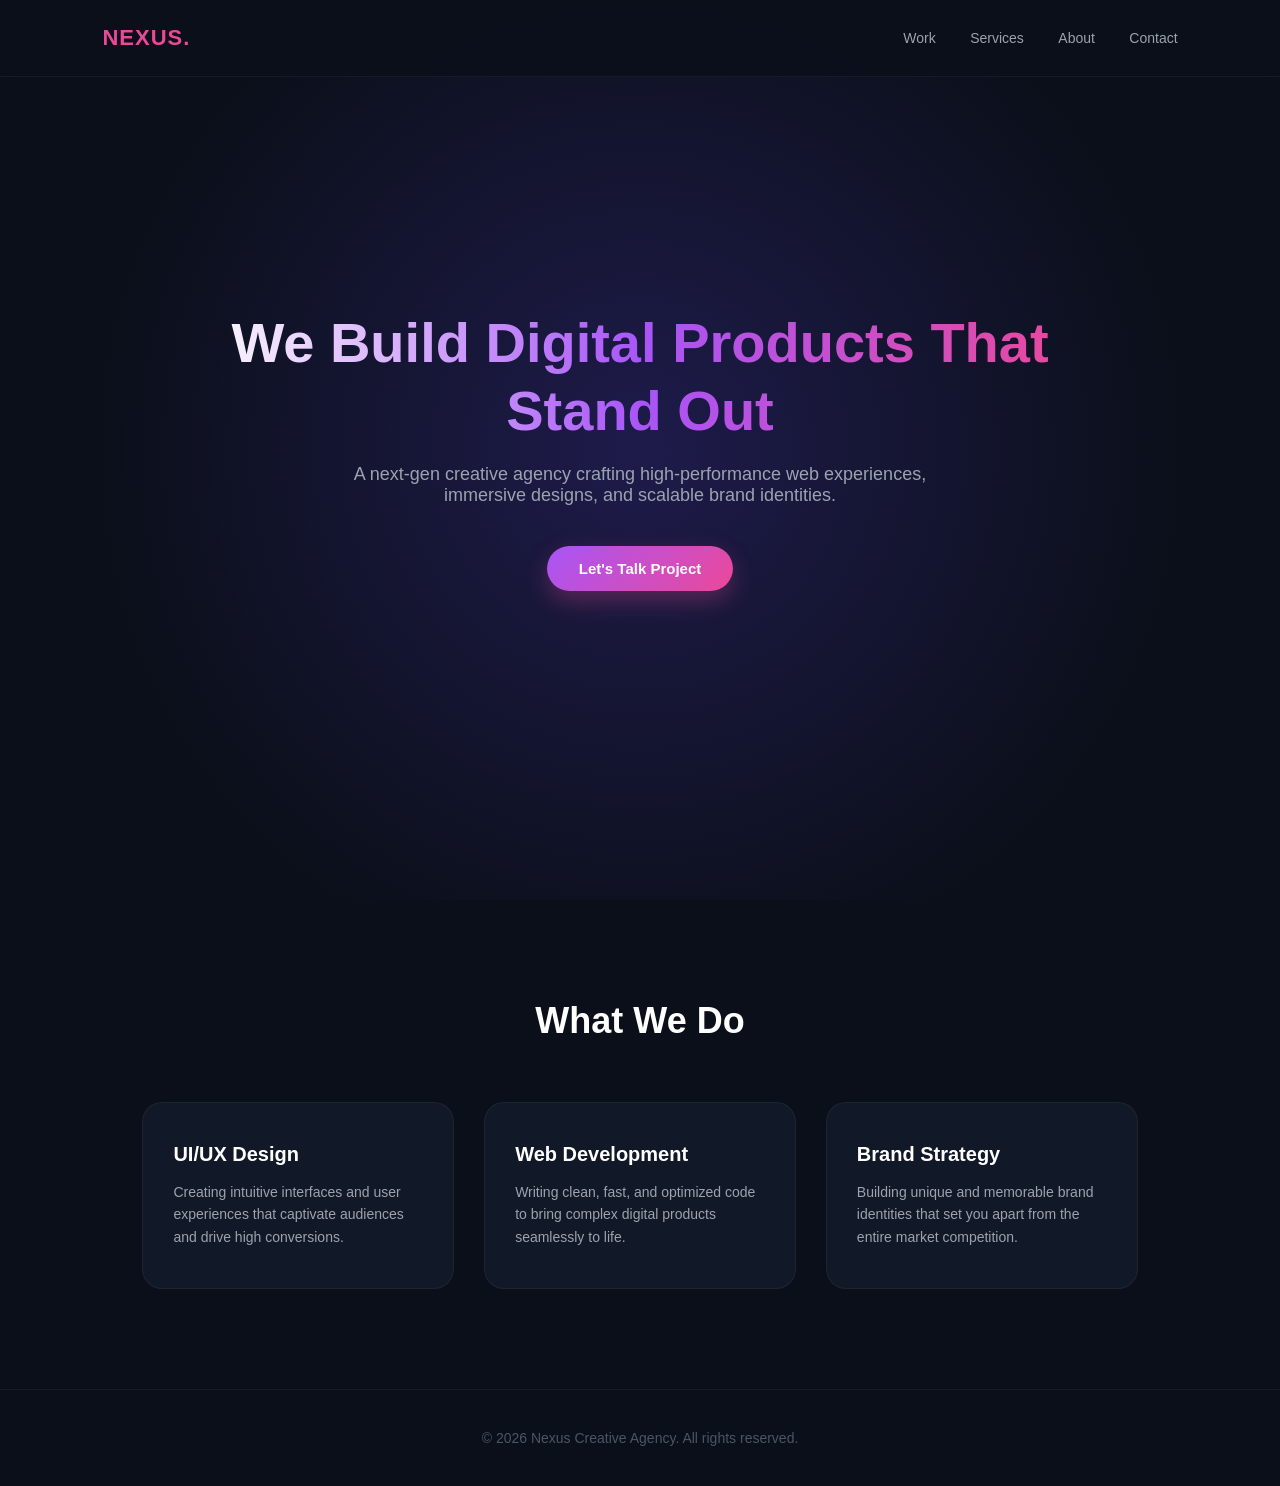
<file: agency.html>
<!DOCTYPE html>
<html lang="en">
<head>
    <meta charset="UTF-8">
    <meta name="viewport" content="width=device-width, initial-scale=1.0">
    <title>Nexus Creative - Digital Agency</title>
    <style>
        * {
            margin: 0;
            padding: 0;
            box-sizing: border-box;
            font-family: 'Inter', sans-serif;
        }

        body {
            background-color: #0b0f19;
            color: #ffffff;
            overflow-x: hidden;
        }

        header {
            display: flex;
            justify-content: space-between;
            align-items: center;
            padding: 25px 8%;
            background: rgba(11, 15, 25, 0.8);
            backdrop-filter: blur(10px);
            position: fixed;
            width: 100%;
            top: 0;
            z-index: 1000;
            border-bottom: 1px solid rgba(255, 255, 255, 0.05);
        }

        .logo {
            font-size: 22px;
            font-weight: 800;
            letter-spacing: 1px;
            color: #ec4899;
        }

        nav a {
            color: #9ca3af;
            text-decoration: none;
            margin-left: 30px;
            font-size: 14px;
            font-weight: 500;
            transition: color 0.3s;
        }

        nav a:hover {
            color: #ec4899;
        }

        .hero-section {
            height: 100vh;
            display: flex;
            flex-direction: column;
            justify-content: center;
            align-items: center;
            text-align: center;
            padding: 0 20px;
            background: radial-gradient(circle at center, #1e1b4b 0%, #0b0f19 70%);
        }

        .hero-section h1 {
            font-size: 56px;
            max-width: 900px;
            margin-bottom: 20px;
            font-weight: 800;
            line-height: 1.2;
            background: linear-gradient(to right, #ffffff, #a855f7, #ec4899);
            -webkit-background-clip: text;
            -webkit-text-fill-color: transparent;
        }

        .hero-section p {
            font-size: 18px;
            color: #9ca3af;
            max-width: 600px;
            margin-bottom: 40px;
        }

        .btn-main {
            background: linear-gradient(135deg, #a855f7, #ec4899);
            color: white;
            padding: 14px 32px;
            border-radius: 30px;
            text-decoration: none;
            font-weight: 600;
            font-size: 15px;
            box-shadow: 0 10px 25px rgba(236, 72, 153, 0.3);
            transition: transform 0.3s, box-shadow 0.3s;
        }

        .btn-main:hover {
            transform: translateY(-3px);
            box-shadow: 0 15px 30px rgba(236, 72, 153, 0.5);
        }

        .services {
            padding: 100px 8%;
            max-width: 1200px;
            margin: 0 auto;
        }

        .section-title {
            text-align: center;
            font-size: 36px;
            font-weight: 700;
            margin-bottom: 60px;
        }

        .services-grid {
            display: grid;
            grid-template-columns: repeat(auto-fit, minmax(300px, 1fr));
            gap: 30px;
        }

        .service-box {
            background: #111827;
            padding: 40px 30px;
            border-radius: 20px;
            border: 1px solid rgba(255, 255, 255, 0.05);
            transition: border-color 0.3s, transform 0.3s;
        }

        .service-box:hover {
            border-color: #ec4899;
            transform: translateY(-5px);
        }

        .service-box h3 {
            font-size: 20px;
            margin-bottom: 15px;
            color: #ffffff;
        }

        .service-box p {
            color: #9ca3af;
            font-size: 14px;
            line-height: 1.6;
        }

        footer {
            text-align: center;
            padding: 40px;
            color: #4b5563;
            font-size: 14px;
            border-top: 1px solid rgba(255, 255, 255, 0.05);
        }
    </style>
</head>
<body>

    <header>
        <div class="logo">NEXUS.</div>
        <nav>
            <a href="#">Work</a>
            <a href="#">Services</a>
            <a href="#">About</a>
            <a href="#">Contact</a>
        </nav>
    </header>

    <section class="hero-section">
        <h1>We Build Digital Products That Stand Out</h1>
        <p>A next-gen creative agency crafting high-performance web experiences, immersive designs, and scalable brand identities.</p>
        <a href="#" class="btn-main">Let's Talk Project</a>
    </section>

    <section class="services">
        <h2 class="section-title">What We Do</h2>
        <div class="services-grid">
            <div class="service-box">
                <h3>UI/UX Design</h3>
                <p>Creating intuitive interfaces and user experiences that captivate audiences and drive high conversions.</p>
            </div>
            <div class="service-box">
                <h3>Web Development</h3>
                <p>Writing clean, fast, and optimized code to bring complex digital products seamlessly to life.</p>
            </div>
            <div class="service-box">
                <h3>Brand Strategy</h3>
                <p>Building unique and memorable brand identities that set you apart from the entire market competition.</p>
            </div>
        </div>
    </section>

    <footer>
        <p>&copy; 2026 Nexus Creative Agency. All rights reserved.</p>
    </footer>

</body>
  </html>
</file>
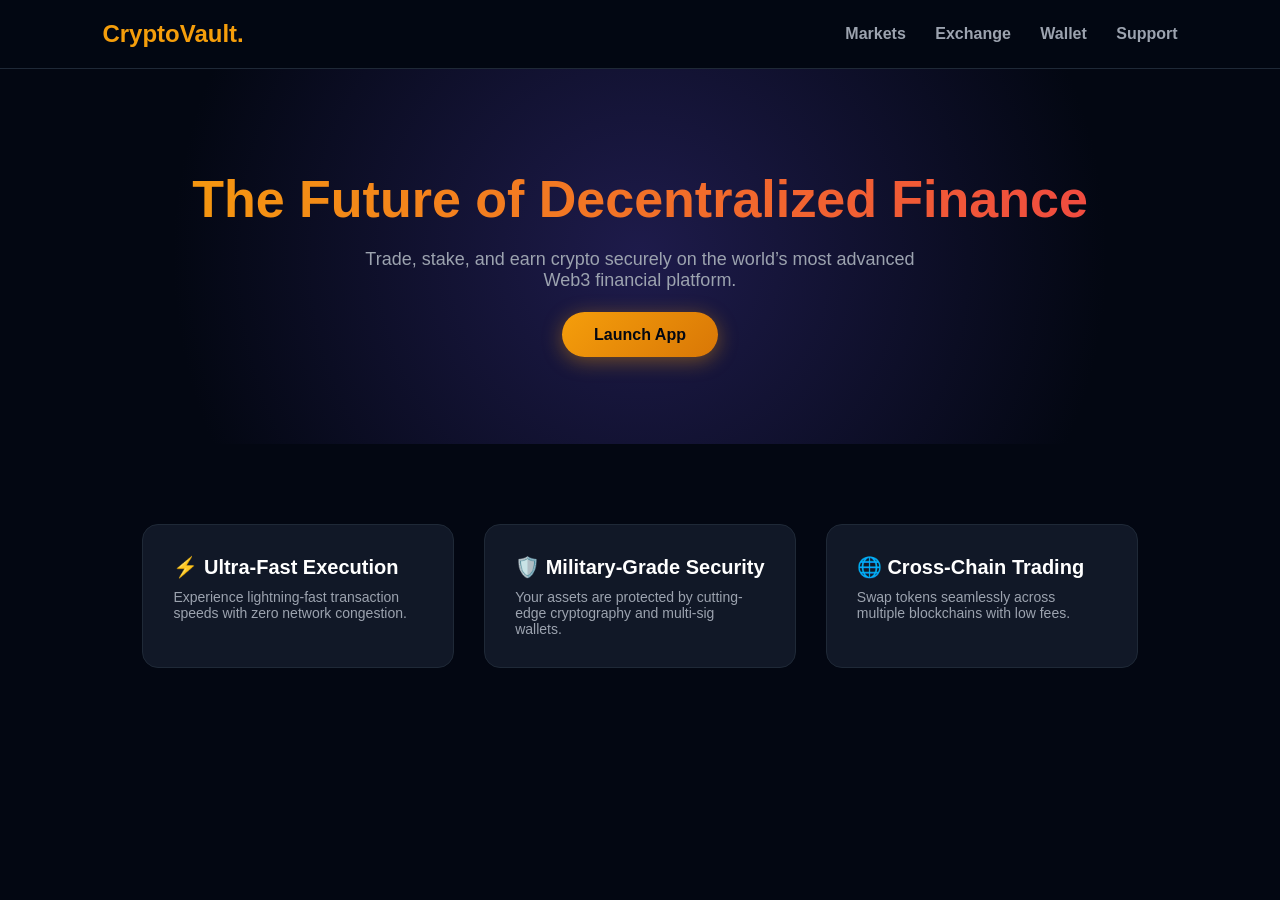
<file: crypto.html>
<!DOCTYPE html>
<html lang="en">
<head>
    <meta charset="UTF-8">
    <meta name="viewport" content="width=device-width, initial-scale=1.0">
    <title>CryptoVault - Decentralized Finance</title>
    <style>
        * {
            margin: 0;
            padding: 0;
            box-sizing: border-box;
            font-family: 'Segoe UI', Tahoma, Geneva, Verdana, sans-serif;
        }

        body {
            background-color: #030712;
            color: #f9fafb;
        }

        header {
            display: flex;
            justify-content: space-between;
            align-items: center;
            padding: 20px 8%;
            background: rgba(3, 7, 18, 0.9);
            border-bottom: 1px solid #1f2937;
            position: sticky;
            top: 0;
            z-index: 100;
        }

        .logo {
            font-size: 24px;
            font-weight: 800;
            color: #f59e0b;
        }

        nav a {
            color: #9ca3af;
            text-decoration: none;
            margin-left: 25px;
            font-weight: 600;
        }

        nav a:hover {
            color: #f59e0b;
        }

        .hero-crypto {
            padding: 100px 8%;
            text-align: center;
            background: radial-gradient(circle at center, #1e1b4b 0%, #030712 70%);
        }

        .hero-crypto h1 {
            font-size: 52px;
            font-weight: 900;
            margin-bottom: 20px;
            background: linear-gradient(to right, #f59e0b, #ef4444);
            -webkit-background-clip: text;
            -webkit-text-fill-color: transparent;
        }

        .hero-crypto p {
            font-size: 18px;
            color: #9ca3af;
            margin-bottom: 35px;
            max-width: 600px;
            margin-left: auto;
            margin-right: auto;
        }

        .crypto-btn {
            background: linear-gradient(135deg, #f59e0b, #d97706);
            color: #030712;
            padding: 14px 32px;
            border-radius: 30px;
            text-decoration: none;
            font-weight: bold;
            box-shadow: 0 4px 20px rgba(245, 158, 11, 0.4);
        }

        .crypto-grid-section {
            padding: 80px 8%;
            max-width: 1200px;
            margin: 0 auto;
        }

        .crypto-cards {
            display: grid;
            grid-template-columns: repeat(auto-fit, minmax(280px, 1fr));
            gap: 30px;
        }

        .crypto-card {
            background: #111827;
            padding: 30px;
            border-radius: 16px;
            border: 1px solid #1f2937;
        }

        .crypto-card h3 {
            font-size: 20px;
            margin-bottom: 10px;
            color: #ffffff;
        }

        .crypto-card p {
            color: #9ca3af;
            font-size: 14px;
        }
    </style>
</head>
<body>

    <header>
        <div class="logo">CryptoVault.</div>
        <nav>
            <a href="#">Markets</a>
            <a href="#">Exchange</a>
            <a href="#">Wallet</a>
            <a href="#">Support</a>
        </nav>
    </header>

    <section class="hero-crypto">
        <h1>The Future of Decentralized Finance</h1>
        <p>Trade, stake, and earn crypto securely on the world’s most advanced Web3 financial platform.</p>
        <a href="#" class="crypto-btn">Launch App</a>
    </section>

    <section class="crypto-grid-section">
        <div class="crypto-cards">
            <div class="crypto-card">
                <h3>⚡ Ultra-Fast Execution</h3>
                <p>Experience lightning-fast transaction speeds with zero network congestion.</p>
            </div>
            <div class="crypto-card">
                <h3>🛡️ Military-Grade Security</h3>
                <p>Your assets are protected by cutting-edge cryptography and multi-sig wallets.</p>
            </div>
            <div class="crypto-card">
                <h3>🌐 Cross-Chain Trading</h3>
                <p>Swap tokens seamlessly across multiple blockchains with low fees.</p>
            </div>
        </div>
    </section>

</body>
</html>
</file>
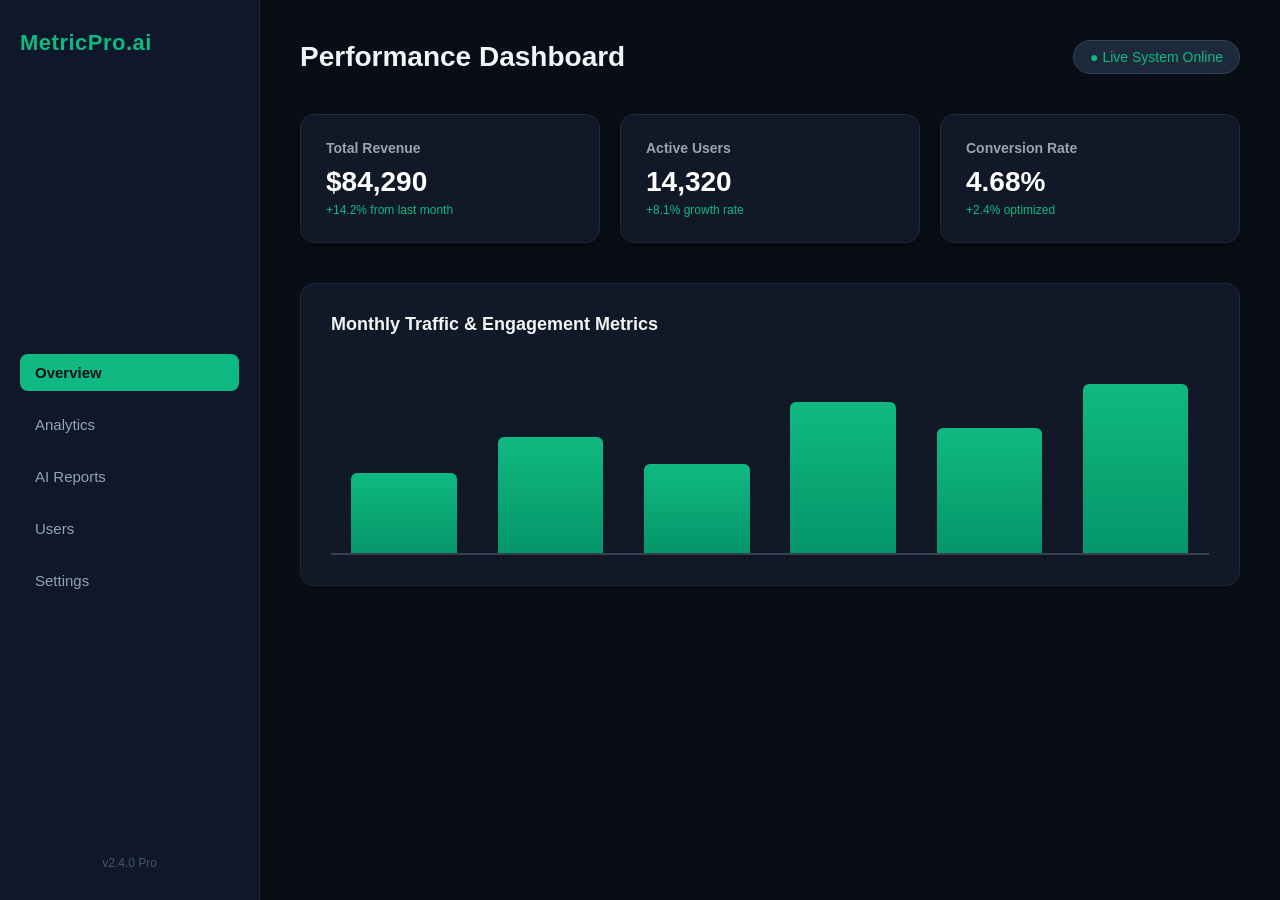
<file: dashboard.html>
<!DOCTYPE html>
<html lang="en">
<head>
    <meta charset="UTF-8">
    <meta name="viewport" content="width=device-width, initial-scale=1.0">
    <title>MetricPro - AI Data Dashboard</title>
    <style>
        * {
            margin: 0;
            padding: 0;
            box-sizing: border-box;
            font-family: 'Segoe UI', Tahoma, Geneva, Verdana, sans-serif;
        }

        body {
            background-color: #090d16;
            color: #f1f5f9;
            display: flex;
            min-height: 100vh;
        }

        .sidebar {
            width: 260px;
            background: #0f172a;
            border-right: 1px solid #1e293b;
            padding: 30px 20px;
            display: flex;
            flex-direction: column;
            justify-content: space-between;
        }

        .logo-area {
            font-size: 22px;
            font-weight: bold;
            color: #10b981;
            margin-bottom: 40px;
            letter-spacing: 0.5px;
        }

        .nav-links {
            list-style: none;
            display: flex;
            flex-direction: column;
            gap: 15px;
        }

        .nav-links a {
            color: #94a3b8;
            text-decoration: none;
            font-size: 15px;
            padding: 10px 15px;
            border-radius: 8px;
            display: block;
            transition: all 0.3s;
        }

        .nav-links a:hover, .nav-links a.active {
            background: #10b981;
            color: #090d16;
            font-weight: 600;
        }

        .main-content {
            flex: 1;
            padding: 40px;
            overflow-y: auto;
        }

        .top-bar {
            display: flex;
            justify-content: space-between;
            align-items: center;
            margin-bottom: 40px;
        }

        .top-bar h1 {
            font-size: 28px;
            font-weight: 700;
        }

        .user-profile {
            background: #1e293b;
            padding: 8px 16px;
            border-radius: 20px;
            font-size: 14px;
            color: #10b981;
            border: 1px solid #334155;
        }

        .stats-grid {
            display: grid;
            grid-template-columns: repeat(auto-fit, minmax(220px, 1fr));
            gap: 20px;
            margin-bottom: 40px;
        }

        .stat-card {
            background: #111827;
            padding: 25px;
            border-radius: 14px;
            border: 1px solid #1f2937;
            box-shadow: 0 4px 6px rgba(0,0,0,0.2);
        }

        .stat-card h3 {
            font-size: 14px;
            color: #9ca3af;
            margin-bottom: 10px;
        }

        .stat-card .value {
            font-size: 28px;
            font-weight: bold;
            color: #ffffff;
        }

        .stat-card .trend {
            font-size: 12px;
            color: #10b981;
            margin-top: 5px;
        }

        .chart-section {
            background: #111827;
            padding: 30px;
            border-radius: 14px;
            border: 1px solid #1f2937;
        }

        .chart-section h2 {
            font-size: 18px;
            margin-bottom: 20px;
            color: #f3f4f6;
        }

        .fake-chart {
            height: 200px;
            display: flex;
            align-items: flex-end;
            justify-content: space-around;
            padding-top: 20px;
            border-bottom: 2px solid #374151;
        }

        .bar {
            width: 12%;
            background: linear-gradient(to top, #059669, #10b981);
            border-radius: 6px 6px 0 0;
            transition: height 0.3s;
        }

        .bar:hover {
            opacity: 0.8;
        }
    </style>
</head>
<body>

    <div class="sidebar">
        <div class="logo-area">MetricPro.ai</div>
        <ul class="nav-links">
            <li><a href="#" class="active">Overview</a></li>
            <li><a href="#">Analytics</a></li>
            <li><a href="#">AI Reports</a></li>
            <li><a href="#">Users</a></li>
            <li><a href="#">Settings</a></li>
        </ul>
        <div style="font-size: 12px; color: #475569; text-align: center;">v2.4.0 Pro</div>
    </div>

    <div class="main-content">
        <div class="top-bar">
            <h1>Performance Dashboard</h1>
            <div class="user-profile">● Live System Online</div>
        </div>

        <div class="stats-grid">
            <div class="stat-card">
                <h3>Total Revenue</h3>
                <div class="value">$84,290</div>
                <div class="trend">+14.2% from last month</div>
            </div>
            <div class="stat-card">
                <h3>Active Users</h3>
                <div class="value">14,320</div>
                <div class="trend">+8.1% growth rate</div>
            </div>
            <div class="stat-card">
                <h3>Conversion Rate</h3>
                <div class="value">4.68%</div>
                <div class="trend">+2.4% optimized</div>
            </div>
        </div>

        <div class="chart-section">
            <h2>Monthly Traffic & Engagement Metrics</h2>
            <div class="fake-chart">
                <div class="bar" style="height: 45%;"></div>
                <div class="bar" style="height: 65%;"></div>
                <div class="bar" style="height: 50%;"></div>
                <div class="bar" style="height: 85%;"></div>
                <div class="bar" style="height: 70%;"></div>
                <div class="bar" style="height: 95%;"></div>
            </div>
        </div>
    </div>

</body>
</html>
</file>
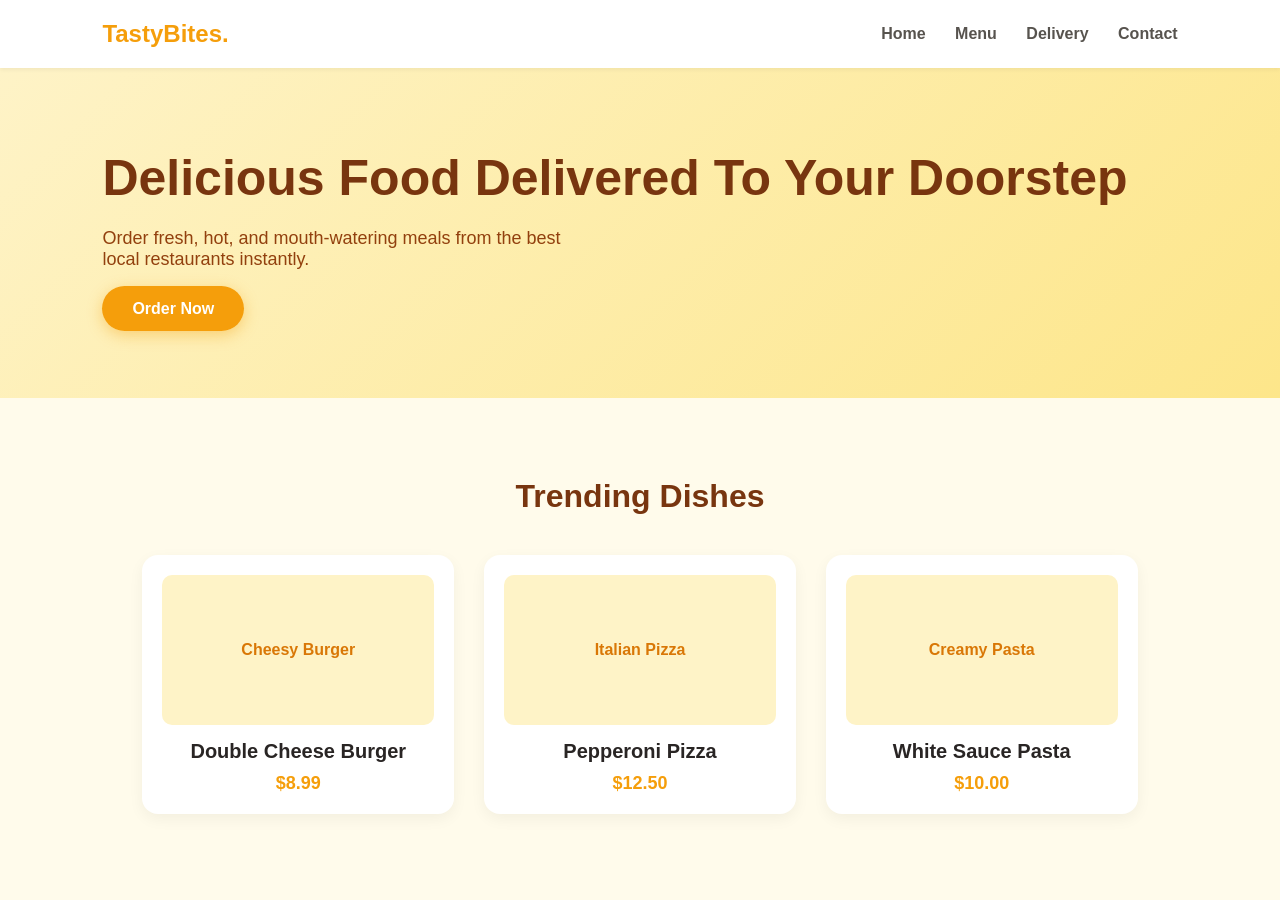
<file: food.html>
<!DOCTYPE html>
<html lang="en">
<head>
    <meta charset="UTF-8">
    <meta name="viewport" content="width=device-width, initial-scale=1.0">
    <title>TastyBites - Fast Food Delivery</title>
    <style>
        * {
            margin: 0;
            padding: 0;
            box-sizing: border-box;
            font-family: 'Segoe UI', Tahoma, Geneva, Verdana, sans-serif;
        }

        body {
            background-color: #fffbeb;
            color: #292524;
        }

        header {
            display: flex;
            justify-content: space-between;
            align-items: center;
            padding: 20px 8%;
            background: #ffffff;
            box-shadow: 0 2px 4px rgba(0,0,0,0.05);
            position: sticky;
            top: 0;
            z-index: 100;
        }

        .logo {
            font-size: 24px;
            font-weight: bold;
            color: #f59e0b;
        }

        nav a {
            color: #57534e;
            text-decoration: none;
            margin-left: 25px;
            font-weight: 600;
        }

        nav a:hover {
            color: #f59e0b;
        }

        .hero-food {
            display: flex;
            align-items: center;
            justify-content: space-between;
            padding: 80px 8%;
            background: linear-gradient(135deg, #fef3c7, #fde68a);
        }

        .hero-food-text h1 {
            font-size: 50px;
            font-weight: 800;
            color: #78350f;
            margin-bottom: 20px;
            line-height: 1.2;
        }

        .hero-food-text p {
            font-size: 18px;
            color: #92400e;
            margin-bottom: 30px;
            max-width: 500px;
        }

        .order-btn {
            background: #f59e0b;
            color: white;
            padding: 14px 30px;
            border-radius: 30px;
            text-decoration: none;
            font-weight: bold;
            box-shadow: 0 4px 15px rgba(245, 158, 11, 0.4);
        }

        .menu-section {
            padding: 80px 8%;
            max-width: 1200px;
            margin: 0 auto;
        }

        .menu-title {
            text-align: center;
            font-size: 32px;
            font-weight: 700;
            margin-bottom: 40px;
            color: #78350f;
        }

        .food-grid {
            display: grid;
            grid-template-columns: repeat(auto-fit, minmax(260px, 1fr));
            gap: 30px;
        }

        .food-card {
            background: white;
            padding: 20px;
            border-radius: 16px;
            box-shadow: 0 5px 15px rgba(0,0,0,0.05);
            text-align: center;
        }

        .food-img {
            height: 150px;
            background: #fef3c7;
            border-radius: 10px;
            margin-bottom: 15px;
            display: flex;
            align-items: center;
            justify-content: center;
            font-weight: bold;
            color: #d97706;
        }

        .food-card h3 {
            font-size: 20px;
            margin-bottom: 10px;
            color: #292524;
        }

        .food-price {
            color: #f59e0b;
            font-weight: bold;
            font-size: 18px;
        }
    </style>
</head>
<body>

    <header>
        <div class="logo">TastyBites.</div>
        <nav>
            <a href="#">Home</a>
            <a href="#">Menu</a>
            <a href="#">Delivery</a>
            <a href="#">Contact</a>
        </nav>
    </header>

    <section class="hero-food">
        <div class="hero-food-text">
            <h1>Delicious Food Delivered To Your Doorstep</h1>
            <p>Order fresh, hot, and mouth-watering meals from the best local restaurants instantly.</p>
            <a href="#" class="order-btn">Order Now</a>
        </div>
    </section>

    <section class="menu-section">
        <h2 class="menu-title">Trending Dishes</h2>
        <div class="food-grid">
            <div class="food-card">
                <div class="food-img">Cheesy Burger</div>
                <h3>Double Cheese Burger</h3>
                <div class="food-price">$8.99</div>
            </div>
            <div class="food-card">
                <div class="food-img">Italian Pizza</div>
                <h3>Pepperoni Pizza</h3>
                <div class="food-price">$12.50</div>
            </div>
            <div class="food-card">
                <div class="food-img">Creamy Pasta</div>
                <h3>White Sauce Pasta</h3>
                <div class="food-price">$10.00</div>
            </div>
        </div>
    </section>

</body>
  </html>
</file>
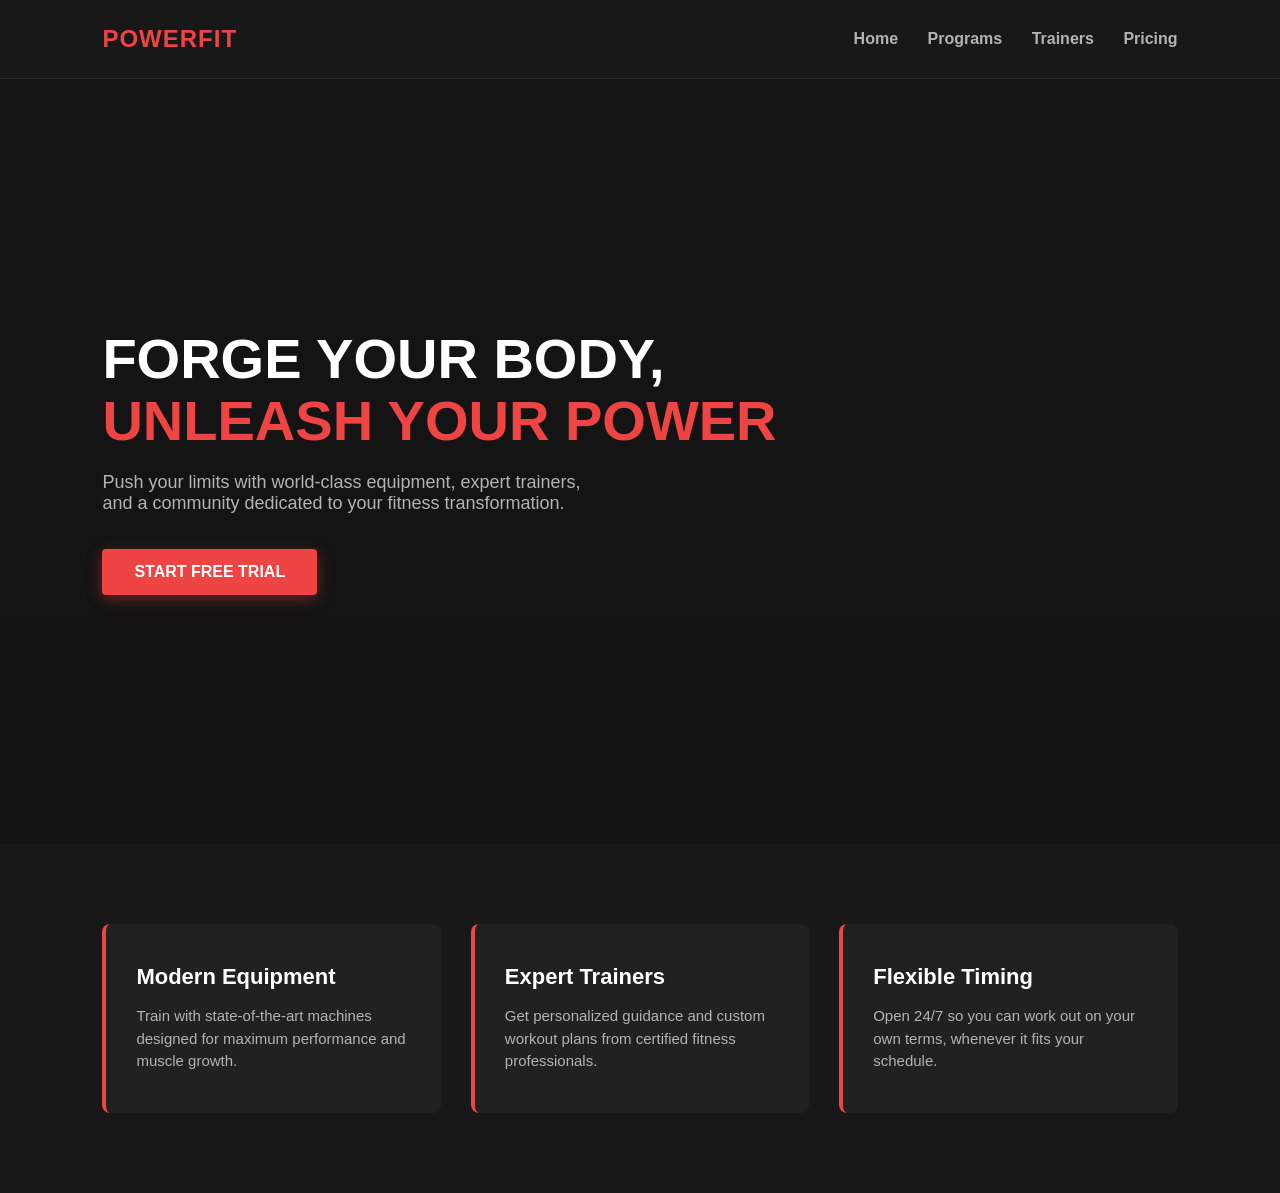
<file: gym.html>
<!DOCTYPE html>
<html lang="en">
<head>
    <meta charset="UTF-8">
    <meta name="viewport" content="width=device-width, initial-scale=1.0">
    <title>PowerFit - Transform Your Body</title>
    <style>
        * {
            margin: 0;
            padding: 0;
            box-sizing: border-box;
            font-family: 'Segoe UI', Tahoma, Geneva, Verdana, sans-serif;
        }

        body {
            background-color: #121212;
            color: #ffffff;
        }

        header {
            display: flex;
            justify-content: space-between;
            align-items: center;
            padding: 25px 8%;
            background: #181818;
            border-bottom: 1px solid #282828;
            position: sticky;
            top: 0;
            z-index: 100;
        }

        .logo {
            font-size: 24px;
            font-weight: 900;
            color: #ef4444;
            letter-spacing: 1px;
        }

        nav a {
            color: #b3b3b3;
            text-decoration: none;
            margin-left: 25px;
            font-weight: 600;
            transition: color 0.3s;
        }

        nav a:hover {
            color: #ef4444;
        }

        .hero-gym {
            height: 85vh;
            display: flex;
            flex-direction: column;
            justify-content: center;
            align-items: flex-start;
            padding: 0 8%;
            background: linear-gradient(rgba(18,18,18,0.7), rgba(18,18,18,0.9)), url('data:image/svg+xml;utf8,<svg xmlns="http://www.w3.org/2000/svg" width="100" height="100" viewBox="0 0 100 100"><rect width="100" height="100" fill="%231a1a1a"/></svg>');
        }

        .hero-gym h1 {
            font-size: 56px;
            font-weight: 900;
            max-width: 700px;
            line-height: 1.1;
            margin-bottom: 20px;
            text-transform: uppercase;
        }

        .hero-gym h1 span {
            color: #ef4444;
        }

        .hero-gym p {
            font-size: 18px;
            color: #b3b3b3;
            max-width: 500px;
            margin-bottom: 35px;
        }

        .join-btn {
            background: #ef4444;
            color: white;
            padding: 14px 32px;
            border-radius: 4px;
            text-decoration: none;
            font-weight: bold;
            font-size: 16px;
            text-transform: uppercase;
            box-shadow: 0 4px 15px rgba(239, 68, 68, 0.4);
            transition: background 0.3s;
        }

        .join-btn:hover {
            background: #dc2626;
        }

        .features-gym {
            padding: 80px 8%;
            display: grid;
            grid-template-columns: repeat(auto-fit, minmax(280px, 1fr));
            gap: 30px;
            background: #181818;
        }

        .gym-card {
            background: #212121;
            padding: 40px 30px;
            border-radius: 8px;
            border-left: 4px solid #ef4444;
        }

        .gym-card h3 {
            font-size: 22px;
            margin-bottom: 15px;
        }

        .gym-card p {
            color: #b3b3b3;
            font-size: 15px;
            line-height: 1.5;
        }
    </style>
</head>
<body>

    <header>
        <div class="logo">POWERFIT</div>
        <nav>
            <a href="#">Home</a>
            <a href="#">Programs</a>
            <a href="#">Trainers</a>
            <a href="#">Pricing</a>
        </nav>
    </header>

    <section class="hero-gym">
        <h1>Forge Your Body, <span>Unleash Your Power</span></h1>
        <p>Push your limits with world-class equipment, expert trainers, and a community dedicated to your fitness transformation.</p>
        <a href="#" class="join-btn">Start Free Trial</a>
    </section>

    <section class="features-gym">
        <div class="gym-card">
            <h3>Modern Equipment</h3>
            <p>Train with state-of-the-art machines designed for maximum performance and muscle growth.</p>
        </div>
        <div class="gym-card">
            <h3>Expert Trainers</h3>
            <p>Get personalized guidance and custom workout plans from certified fitness professionals.</p>
        </div>
        <div class="gym-card">
            <h3>Flexible Timing</h3>
            <p>Open 24/7 so you can work out on your own terms, whenever it fits your schedule.</p>
        </div>
    </section>

</body>
</html>
</file>
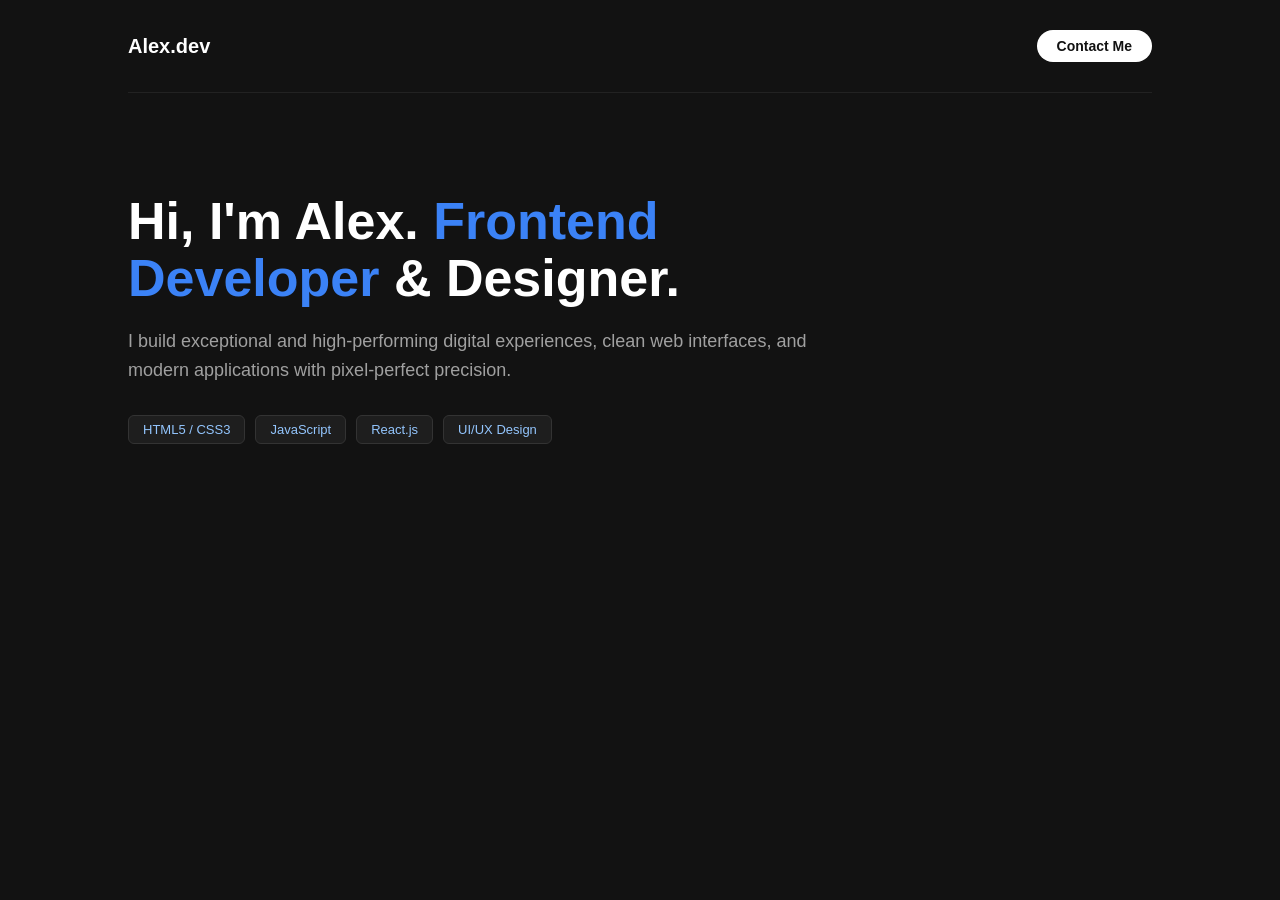
<file: portfolio.html>
<!DOCTYPE html>
<html lang="en">
<head>
    <meta charset="UTF-8">
    <meta name="viewport" content="width=device-width, initial-scale=1.0">
    <title>Alex Morgan - Frontend Developer</title>
    <style>
        * {
            margin: 0;
            padding: 0;
            box-sizing: border-box;
            font-family: 'Inter', sans-serif;
        }

        body {
            background-color: #121212;
            color: #e0e0e0;
            padding: 0 10%;
        }

        header {
            display: flex;
            justify-content: space-between;
            align-items: center;
            padding: 30px 0;
            border-bottom: 1px solid #222;
        }

        .my-name {
            font-size: 20px;
            font-weight: bold;
            color: #ffffff;
        }

        .hire-me {
            background: #ffffff;
            color: #121212;
            padding: 8px 20px;
            border-radius: 20px;
            text-decoration: none;
            font-weight: 600;
            font-size: 14px;
        }

        .hero-intro {
            padding: 100px 0 60px 0;
            max-width: 700px;
        }

        .hero-intro h1 {
            font-size: 52px;
            font-weight: 800;
            color: #ffffff;
            margin-bottom: 20px;
            line-height: 1.1;
        }

        .hero-intro h1 span {
            color: #3b82f6;
        }

        .hero-intro p {
            font-size: 18px;
            color: #a0a0a0;
            line-height: 1.6;
            margin-bottom: 30px;
        }

        .skills-tag {
            display: flex;
            gap: 10px;
            flex-wrap: wrap;
        }

        .tag {
            background: #1e1e1e;
            padding: 6px 14px;
            border-radius: 6px;
            font-size: 13px;
            color: #93c5fd;
            border: 1px solid #333;
        }
    </style>
</head>
<body>

    <header>
        <div class="my-name">Alex.dev</div>
        <a href="#" class="hire-me">Contact Me</a>
    </header>

    <section class="hero-intro">
        <h1>Hi, I'm Alex. <span>Frontend Developer</span> & Designer.</h1>
        <p>I build exceptional and high-performing digital experiences, clean web interfaces, and modern applications with pixel-perfect precision.</p>
        
        <div class="skills-tag">
            <span class="tag">HTML5 / CSS3</span>
            <span class="tag">JavaScript</span>
            <span class="tag">React.js</span>
            <span class="tag">UI/UX Design</span>
        </div>
    </section>

</body>
</html>
</file>
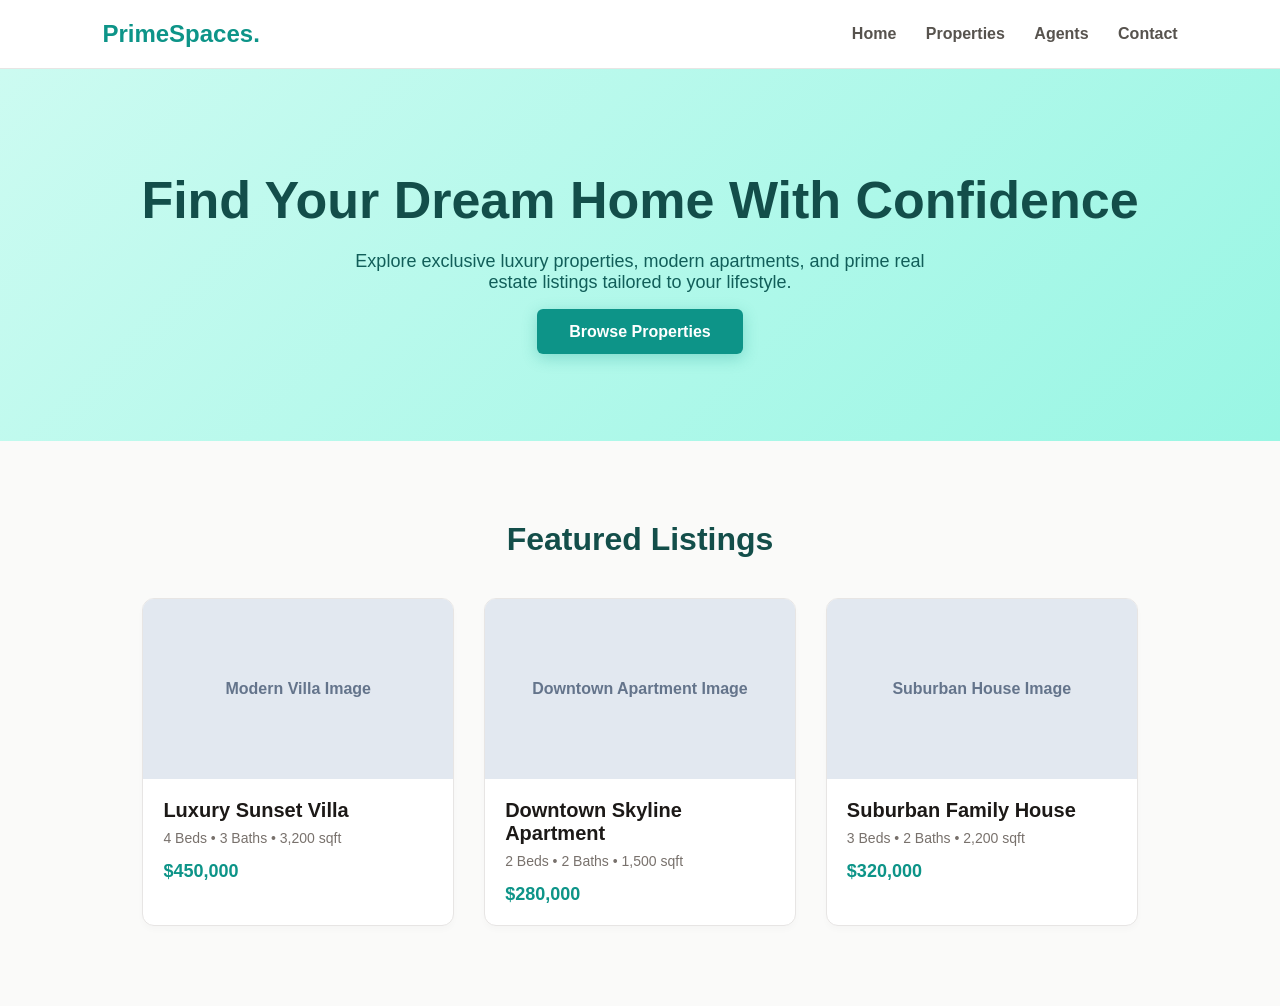
<file: real estate.html>
<!DOCTYPE html>
<html lang="en">
<head>
    <meta charset="UTF-8">
    <meta name="viewport" content="width=device-width, initial-scale=1.0">
    <title>PrimeSpaces - Real Estate Agency</title>
    <style>
        * {
            margin: 0;
            padding: 0;
            box-sizing: border-box;
            font-family: 'Segoe UI', Tahoma, Geneva, Verdana, sans-serif;
        }

        body {
            background-color: #fafaf9;
            color: #292524;
        }

        header {
            display: flex;
            justify-content: space-between;
            align-items: center;
            padding: 20px 8%;
            background: #ffffff;
            border-bottom: 1px solid #e7e5e4;
            position: sticky;
            top: 0;
            z-index: 100;
        }

        .logo {
            font-size: 24px;
            font-weight: bold;
            color: #0d9488;
        }

        nav a {
            color: #57534e;
            text-decoration: none;
            margin-left: 25px;
            font-weight: 600;
        }

        nav a:hover {
            color: #0d9488;
        }

        .hero-realestate {
            padding: 100px 8%;
            text-align: center;
            background: linear-gradient(135deg, #ccfbf1, #99f6e4);
        }

        .hero-realestate h1 {
            font-size: 52px;
            font-weight: 800;
            color: #134e4a;
            margin-bottom: 20px;
            line-height: 1.2;
        }

        .hero-realestate p {
            font-size: 18px;
            color: #115e59;
            margin-bottom: 30px;
            max-width: 600px;
            margin-left: auto;
            margin-right: auto;
        }

        .property-btn {
            background: #0d9488;
            color: white;
            padding: 14px 32px;
            border-radius: 6px;
            text-decoration: none;
            font-weight: bold;
            box-shadow: 0 4px 15px rgba(13, 148, 136, 0.3);
        }

        .properties-section {
            padding: 80px 8%;
            max-width: 1200px;
            margin: 0 auto;
        }

        .properties-title {
            text-align: center;
            font-size: 32px;
            font-weight: 700;
            margin-bottom: 40px;
            color: #134e4a;
        }

        .properties-grid {
            display: grid;
            grid-template-columns: repeat(auto-fit, minmax(280px, 1fr));
            gap: 30px;
        }

        .property-card {
            background: white;
            border-radius: 12px;
            border: 1px solid #e7e5e4;
            overflow: hidden;
            box-shadow: 0 4px 6px rgba(0,0,0,0.02);
        }

        .property-img {
            height: 180px;
            background: #e2e8f0;
            display: flex;
            align-items: center;
            justify-content: center;
            color: #64748b;
            font-weight: bold;
        }

        .property-details {
            padding: 20px;
        }

        .property-details h3 {
            font-size: 20px;
            margin-bottom: 8px;
            color: #1c1917;
        }

        .property-details p {
            color: #78716c;
            font-size: 14px;
            margin-bottom: 15px;
        }

        .property-price {
            color: #0d9488;
            font-weight: bold;
            font-size: 18px;
        }
    </style>
</head>
<body>

    <header>
        <div class="logo">PrimeSpaces.</div>
        <nav>
            <a href="#">Home</a>
            <a href="#">Properties</a>
            <a href="#">Agents</a>
            <a href="#">Contact</a>
        </nav>
    </header>

    <section class="hero-realestate">
        <h1>Find Your Dream Home With Confidence</h1>
        <p>Explore exclusive luxury properties, modern apartments, and prime real estate listings tailored to your lifestyle.</p>
        <a href="#" class="property-btn">Browse Properties</a>
    </section>

    <section class="properties-section">
        <h2 class="properties-title">Featured Listings</h2>
        <div class="properties-grid">
            <div class="property-card">
                <div class="property-img">Modern Villa Image</div>
                <div class="property-details">
                    <h3>Luxury Sunset Villa</h3>
                    <p>4 Beds • 3 Baths • 3,200 sqft</p>
                    <div class="property-price">$450,000</div>
                </div>
            </div>
            <div class="property-card">
                <div class="property-img">Downtown Apartment Image</div>
                <div class="property-details">
                    <h3>Downtown Skyline Apartment</h3>
                    <p>2 Beds • 2 Baths • 1,500 sqft</p>
                    <div class="property-price">$280,000</div>
                </div>
            </div>
            <div class="property-card">
                <div class="property-img">Suburban House Image</div>
                <div class="property-details">
                    <h3>Suburban Family House</h3>
                    <p>3 Beds • 2 Baths • 2,200 sqft</p>
                    <div class="property-price">$320,000</div>
                </div>
            </div>
        </div>
    </section>

</body>
                                </html>
</file>
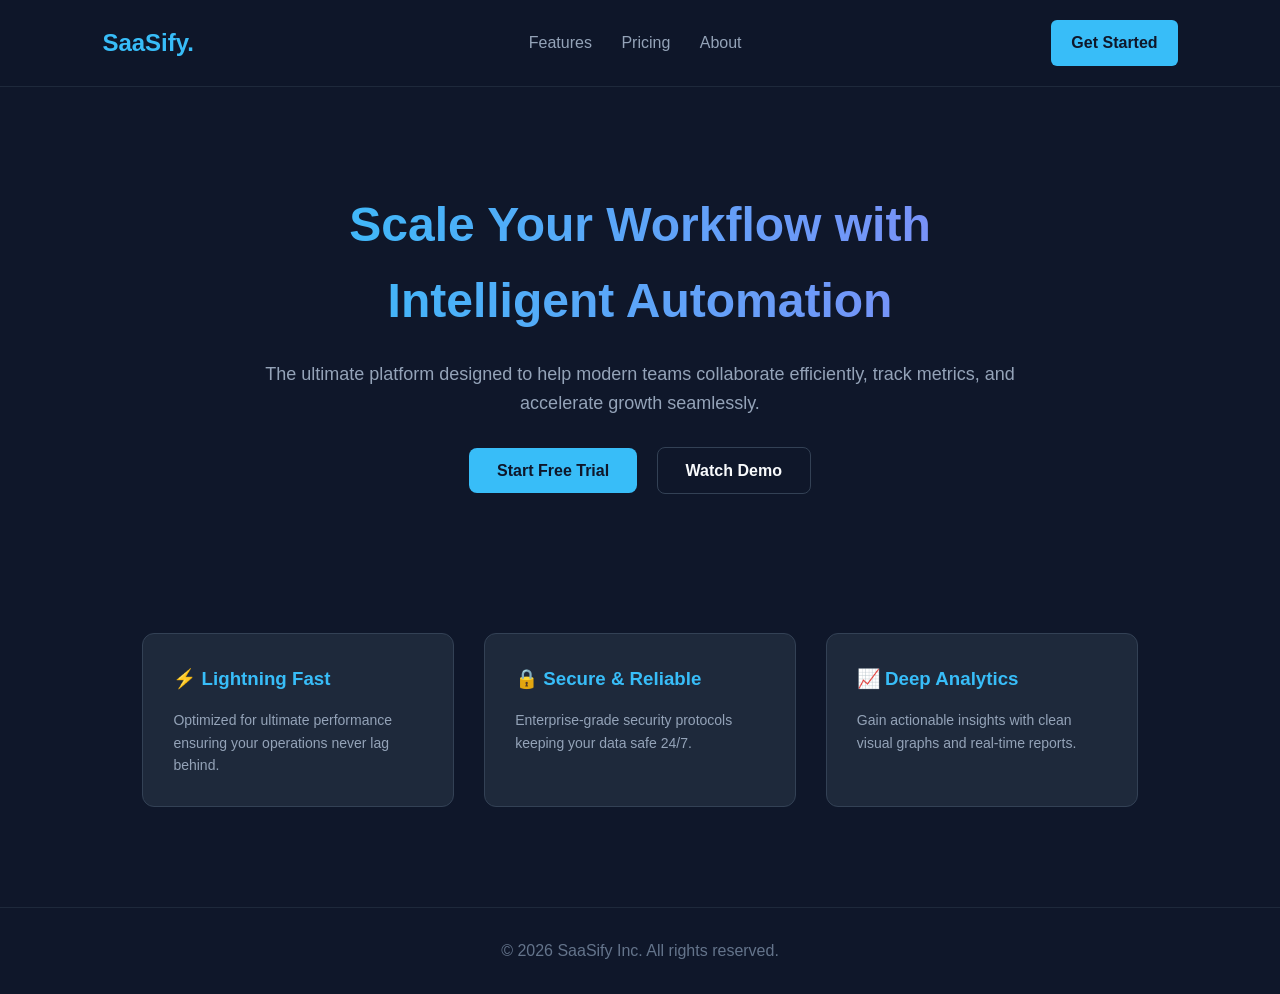
<file: saas.html>
<!DOCTYPE html>
<html lang="en">
<head>
    <meta charset="UTF-8">
    <meta name="viewport" content="width=device-width, initial-scale=1.0">
    <title>SaaSify - Grow Your Business Faster</title>
    <style>
        * {
            margin: 0;
            padding: 0;
            box-sizing: border-box;
            font-family: 'Segoe UI', Tahoma, Geneva, Verdana, sans-serif;
        }

        body {
            background-color: #0f172a;
            color: #f8fafc;
            line-height: 1.6;
        }

        header {
            display: flex;
            justify-content: space-between;
            align-items: center;
            padding: 20px 8%;
            background: rgba(15, 23, 42, 0.9);
            position: sticky;
            top: 0;
            z-index: 100;
            border-bottom: 1px solid #1e293b;
        }

        .logo {
            font-size: 24px;
            font-weight: bold;
            color: #38bdf8;
        }

        nav a {
            color: #94a3b8;
            text-decoration: none;
            margin-left: 25px;
            transition: color 0.3s;
        }

        nav a:hover {
            color: #38bdf8;
        }

        .cta-btn {
            background: #38bdf8;
            color: #0f172a;
            padding: 10px 20px;
            border-radius: 6px;
            text-decoration: none;
            font-weight: bold;
            transition: background 0.3s;
        }

        .cta-btn:hover {
            background: #0ea5e9;
        }

        .hero {
            text-align: center;
            padding: 100px 20px;
            max-width: 800px;
            margin: 0 auto;
        }

        .hero h1 {
            font-size: 48px;
            margin-bottom: 20px;
            background: linear-gradient(to right, #38bdf8, #818cf8);
            -webkit-background-clip: text;
            -webkit-text-fill-color: transparent;
        }

        .hero p {
            font-size: 18px;
            color: #94a3b8;
            margin-bottom: 40px;
        }

        .hero-buttons .btn-primary {
            background: #38bdf8;
            color: #0f172a;
            padding: 14px 28px;
            border-radius: 8px;
            text-decoration: none;
            font-weight: bold;
            margin-right: 15px;
        }

        .hero-buttons .btn-secondary {
            background: transparent;
            color: #f8fafc;
            padding: 14px 28px;
            border: 1px solid #334155;
            border-radius: 8px;
            text-decoration: none;
            font-weight: bold;
        }

        .features {
            display: grid;
            grid-template-columns: repeat(auto-fit, minmax(250px, 1fr));
            gap: 30px;
            padding: 50px 8%;
            max-width: 1200px;
            margin: 0 auto;
        }

        .feature-card {
            background: #1e293b;
            padding: 30px;
            border-radius: 12px;
            border: 1px solid #334155;
            transition: transform 0.3s;
        }

        .feature-card:hover {
            transform: translateY(-5px);
        }

        .feature-card h3 {
            margin-bottom: 15px;
            color: #38bdf8;
        }

        .feature-card p {
            color: #94a3b8;
            font-size: 14px;
        }

        footer {
            text-align: center;
            padding: 30px;
            color: #64748b;
            border-top: 1px solid #1e293b;
            margin-top: 50px;
        }
    </style>
</head>
<body>

    <header>
        <div class="logo">SaaSify.</div>
        <nav>
            <a href="#">Features</a>
            <a href="#">Pricing</a>
            <a href="#">About</a>
        </nav>
        <a href="#" class="cta-btn">Get Started</a>
    </header>

    <section class="hero">
        <h1>Scale Your Workflow with Intelligent Automation</h1>
        <p>The ultimate platform designed to help modern teams collaborate efficiently, track metrics, and accelerate growth seamlessly.</p>
        <div class="hero-buttons">
            <a href="#" class="btn-primary">Start Free Trial</a>
            <a href="#" class="btn-secondary">Watch Demo</a>
        </div>
    </section>

    <section class="features">
        <div class="feature-card">
            <h3>⚡ Lightning Fast</h3>
            <p>Optimized for ultimate performance ensuring your operations never lag behind.</p>
        </div>
        <div class="feature-card">
            <h3>🔒 Secure & Reliable</h3>
            <p>Enterprise-grade security protocols keeping your data safe 24/7.</p>
        </div>
        <div class="feature-card">
            <h3>📈 Deep Analytics</h3>
            <p>Gain actionable insights with clean visual graphs and real-time reports.</p>
        </div>
    </section>

    <footer>
        <p>&copy; 2026 SaaSify Inc. All rights reserved.</p>
    </footer>

</body>
  </html>
</file>
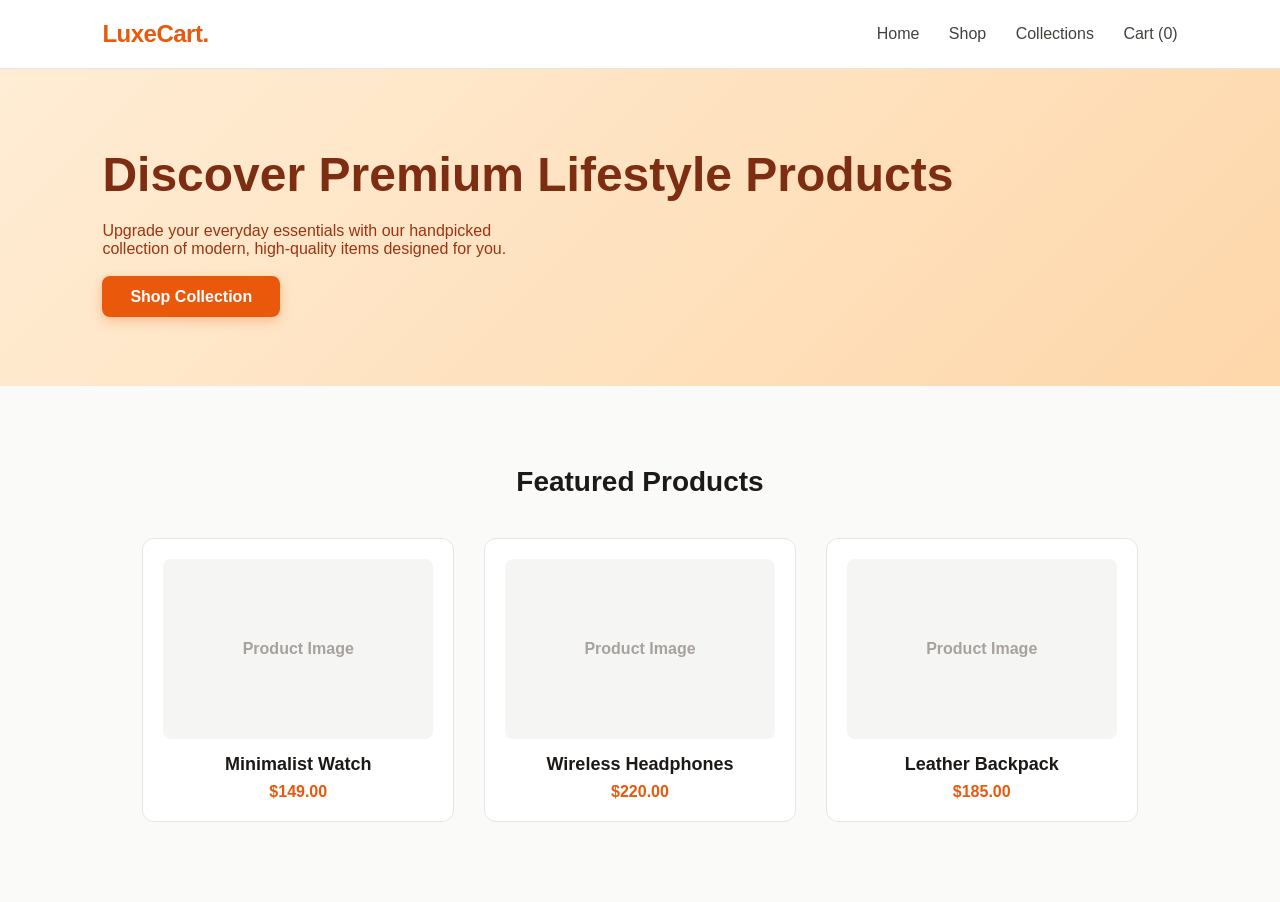
<file: store.html>
<!DOCTYPE html>
<html lang="en">
<head>
    <meta charset="UTF-8">
    <meta name="viewport" content="width=device-width, initial-scale=1.0">
    <title>LuxeCart - Modern E-Commerce</title>
    <style>
        * {
            margin: 0;
            padding: 0;
            box-sizing: border-box;
            font-family: 'Segoe UI', Tahoma, Geneva, Verdana, sans-serif;
        }

        body {
            background-color: #fafaf9;
            color: #1c1917;
        }

        header {
            display: flex;
            justify-content: space-between;
            align-items: center;
            padding: 20px 8%;
            background: #ffffff;
            border-bottom: 1px solid #e7e5e4;
            position: sticky;
            top: 0;
            z-index: 100;
        }

        .logo {
            font-size: 24px;
            font-weight: 800;
            color: #ea580c;
            letter-spacing: -0.5px;
        }

        nav a {
            color: #44403c;
            text-decoration: none;
            margin-left: 25px;
            font-weight: 500;
        }

        nav a:hover {
            color: #ea580c;
        }

        .hero-shop {
            display: flex;
            align-items: center;
            justify-content: space-between;
            padding: 80px 8%;
            background: linear-gradient(135deg, #ffedd5, #fed7aa);
        }

        .hero-text h1 {
            font-size: 48px;
            font-weight: 800;
            margin-bottom: 20px;
            color: #7c2d12;
            line-height: 1.1;
        }

        .hero-text p {
            font-size: 16px;
            color: #9a3412;
            margin-bottom: 30px;
            max-width: 450px;
        }

        .shop-btn {
            background: #ea580c;
            color: white;
            padding: 12px 28px;
            border-radius: 8px;
            text-decoration: none;
            font-weight: bold;
            box-shadow: 0 4px 12px rgba(234, 88, 12, 0.3);
        }

        .product-grid {
            padding: 80px 8%;
            max-width: 1200px;
            margin: 0 auto;
        }

        .grid-title {
            font-size: 28px;
            font-weight: 700;
            margin-bottom: 40px;
            text-align: center;
        }

        .cards {
            display: grid;
            grid-template-columns: repeat(auto-fit, minmax(260px, 1fr));
            gap: 30px;
        }

        .card {
            background: white;
            border-radius: 12px;
            border: 1px solid #e7e5e4;
            padding: 20px;
            text-align: center;
            transition: transform 0.3s;
        }

        .card:hover {
            transform: translateY(-5px);
            box-shadow: 0 10px 20px rgba(0,0,0,0.05);
        }

        .card-img {
            height: 180px;
            background: #f5f5f4;
            border-radius: 8px;
            margin-bottom: 15px;
            display: flex;
            align-items: center;
            justify-content: center;
            color: #a8a29e;
            font-weight: bold;
        }

        .card h3 {
            font-size: 18px;
            margin-bottom: 8px;
        }

        .price {
            color: #ea580c;
            font-weight: bold;
            font-size: 16px;
        }
    </style>
</head>
<body>

    <header>
        <div class="logo">LuxeCart.</div>
        <nav>
            <a href="#">Home</a>
            <a href="#">Shop</a>
            <a href="#">Collections</a>
            <a href="#">Cart (0)</a>
        </nav>
    </header>

    <section class="hero-shop">
        <div class="hero-text">
            <h1>Discover Premium Lifestyle Products</h1>
            <p>Upgrade your everyday essentials with our handpicked collection of modern, high-quality items designed for you.</p>
            <a href="#" class="shop-btn">Shop Collection</a>
        </div>
    </section>

    <section class="product-grid">
        <h2 class="grid-title">Featured Products</h2>
        <div class="cards">
            <div class="card">
                <div class="card-img">Product Image</div>
                <h3>Minimalist Watch</h3>
                <div class="price">$149.00</div>
            </div>
            <div class="card">
                <div class="card-img">Product Image</div>
                <h3>Wireless Headphones</h3>
                <div class="price">$220.00</div>
            </div>
            <div class="card">
                <div class="card-img">Product Image</div>
                <h3>Leather Backpack</h3>
                <div class="price">$185.00</div>
            </div>
        </div>
    </section>

</body>
  </html>
</file>
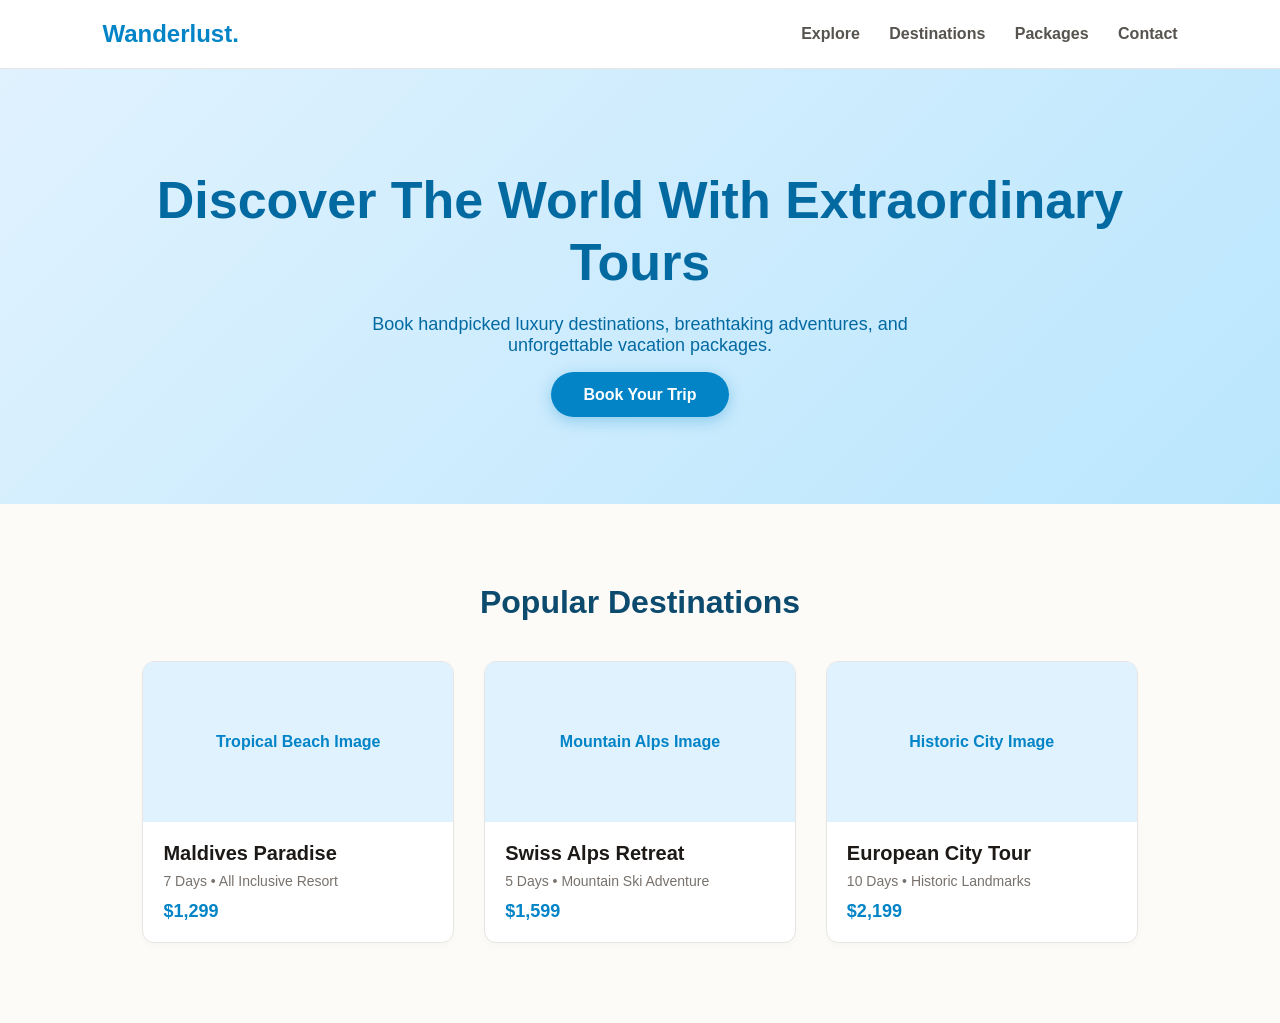
<file: travel.html>
<!DOCTYPE html>
<html lang="en">
<head>
    <meta charset="UTF-8">
    <meta name="viewport" content="width=device-width, initial-scale=1.0">
    <title>Wanderlust - Luxury Travel Agency</title>
    <style>
        * {
            margin: 0;
            padding: 0;
            box-sizing: border-box;
            font-family: 'Segoe UI', Tahoma, Geneva, Verdana, sans-serif;
        }

        body {
            background-color: #fdfbf7;
            color: #292524;
        }

        header {
            display: flex;
            justify-content: space-between;
            align-items: center;
            padding: 20px 8%;
            background: #ffffff;
            border-bottom: 1px solid #e7e5e4;
            position: sticky;
            top: 0;
            z-index: 100;
        }

        .logo {
            font-size: 24px;
            font-weight: bold;
            color: #0284c7;
        }

        nav a {
            color: #57534e;
            text-decoration: none;
            margin-left: 25px;
            font-weight: 600;
        }

        nav a:hover {
            color: #0284c7;
        }

        .hero-travel {
            padding: 100px 8%;
            text-align: center;
            background: linear-gradient(135deg, #e0f2fe, #bae6fd);
        }

        .hero-travel h1 {
            font-size: 52px;
            font-weight: 800;
            color: #0369a1;
            margin-bottom: 20px;
            line-height: 1.2;
        }

        .hero-travel p {
            font-size: 18px;
            color: #0369a1;
            margin-bottom: 30px;
            max-width: 600px;
            margin-left: auto;
            margin-right: auto;
        }

        .travel-btn {
            background: #0284c7;
            color: white;
            padding: 14px 32px;
            border-radius: 30px;
            text-decoration: none;
            font-weight: bold;
            box-shadow: 0 4px 15px rgba(2, 132, 199, 0.3);
        }

        .destinations-section {
            padding: 80px 8%;
            max-width: 1200px;
            margin: 0 auto;
        }

        .destinations-title {
            text-align: center;
            font-size: 32px;
            font-weight: 700;
            margin-bottom: 40px;
            color: #0c4a6e;
        }

        .destinations-grid {
            display: grid;
            grid-template-columns: repeat(auto-fit, minmax(280px, 1fr));
            gap: 30px;
        }

        .destination-card {
            background: white;
            border-radius: 12px;
            border: 1px solid #e7e5e4;
            overflow: hidden;
            box-shadow: 0 4px 6px rgba(0,0,0,0.02);
        }

        .destination-img {
            height: 160px;
            background: #e0f2fe;
            display: flex;
            align-items: center;
            justify-content: center;
            color: #0284c7;
            font-weight: bold;
        }

        .destination-info {
            padding: 20px;
        }

        .destination-info h3 {
            font-size: 20px;
            margin-bottom: 8px;
            color: #1c1917;
        }

        .destination-info p {
            color: #78716c;
            font-size: 14px;
            margin-bottom: 12px;
        }

        .price-tag {
            color: #0284c7;
            font-weight: bold;
            font-size: 18px;
        }
    </style>
</head>
<body>

    <header>
        <div class="logo">Wanderlust.</div>
        <nav>
            <a href="#">Explore</a>
            <a href="#">Destinations</a>
            <a href="#">Packages</a>
            <a href="#">Contact</a>
        </nav>
    </header>

    <section class="hero-travel">
        <h1>Discover The World With Extraordinary Tours</h1>
        <p>Book handpicked luxury destinations, breathtaking adventures, and unforgettable vacation packages.</p>
        <a href="#" class="travel-btn">Book Your Trip</a>
    </section>

    <section class="destinations-section">
        <h2 class="destinations-title">Popular Destinations</h2>
        <div class="destinations-grid">
            <div class="destination-card">
                <div class="destination-img">Tropical Beach Image</div>
                <div class="destination-info">
                    <h3>Maldives Paradise</h3>
                    <p>7 Days • All Inclusive Resort</p>
                    <div class="price-tag">$1,299</div>
                </div>
            </div>
            <div class="destination-card">
                <div class="destination-img">Mountain Alps Image</div>
                <div class="destination-info">
                    <h3>Swiss Alps Retreat</h3>
                    <p>5 Days • Mountain Ski Adventure</p>
                    <div class="price-tag">$1,599</div>
                </div>
            </div>
            <div class="destination-card">
                <div class="destination-img">Historic City Image</div>
                <div class="destination-info">
                    <h3>European City Tour</h3>
                    <p>10 Days • Historic Landmarks</p>
                    <div class="price-tag">$2,199</div>
                </div>
            </div>
        </div>
    </section>

</body>
  </html>
</file>
